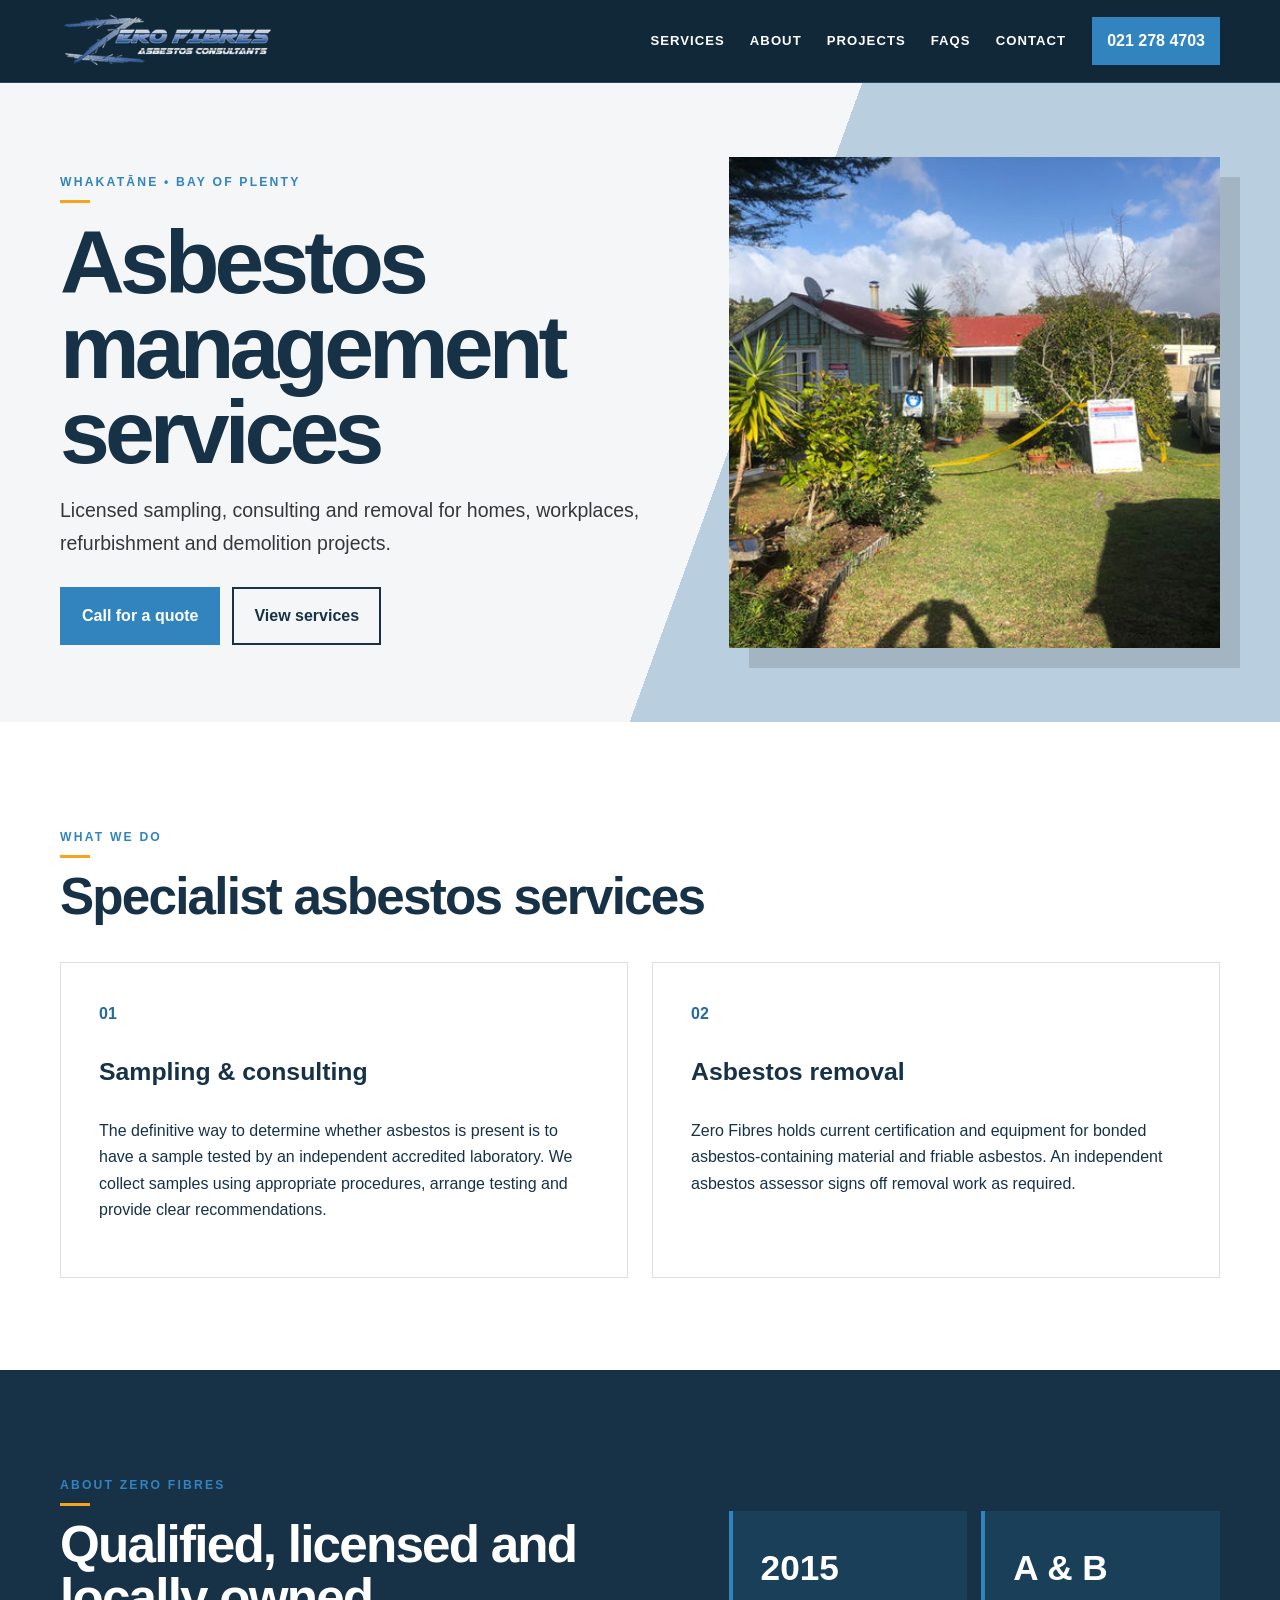
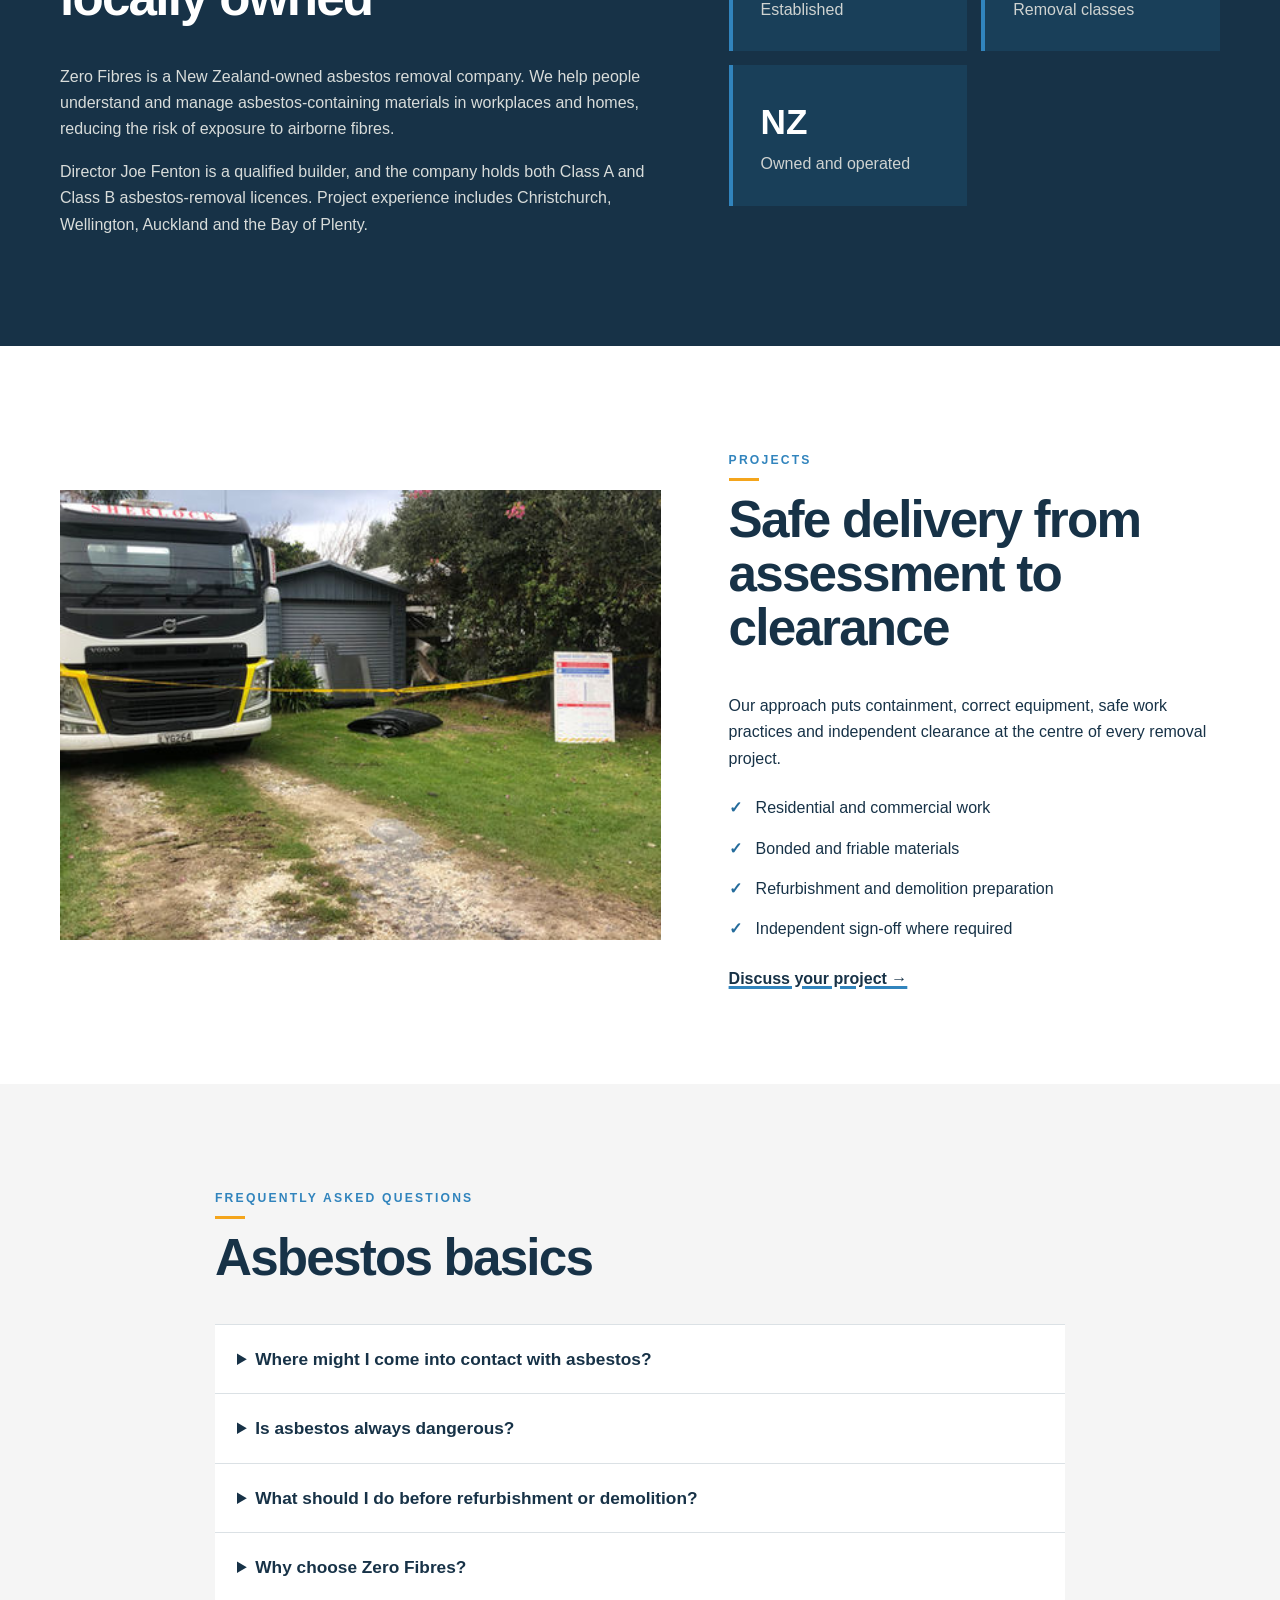
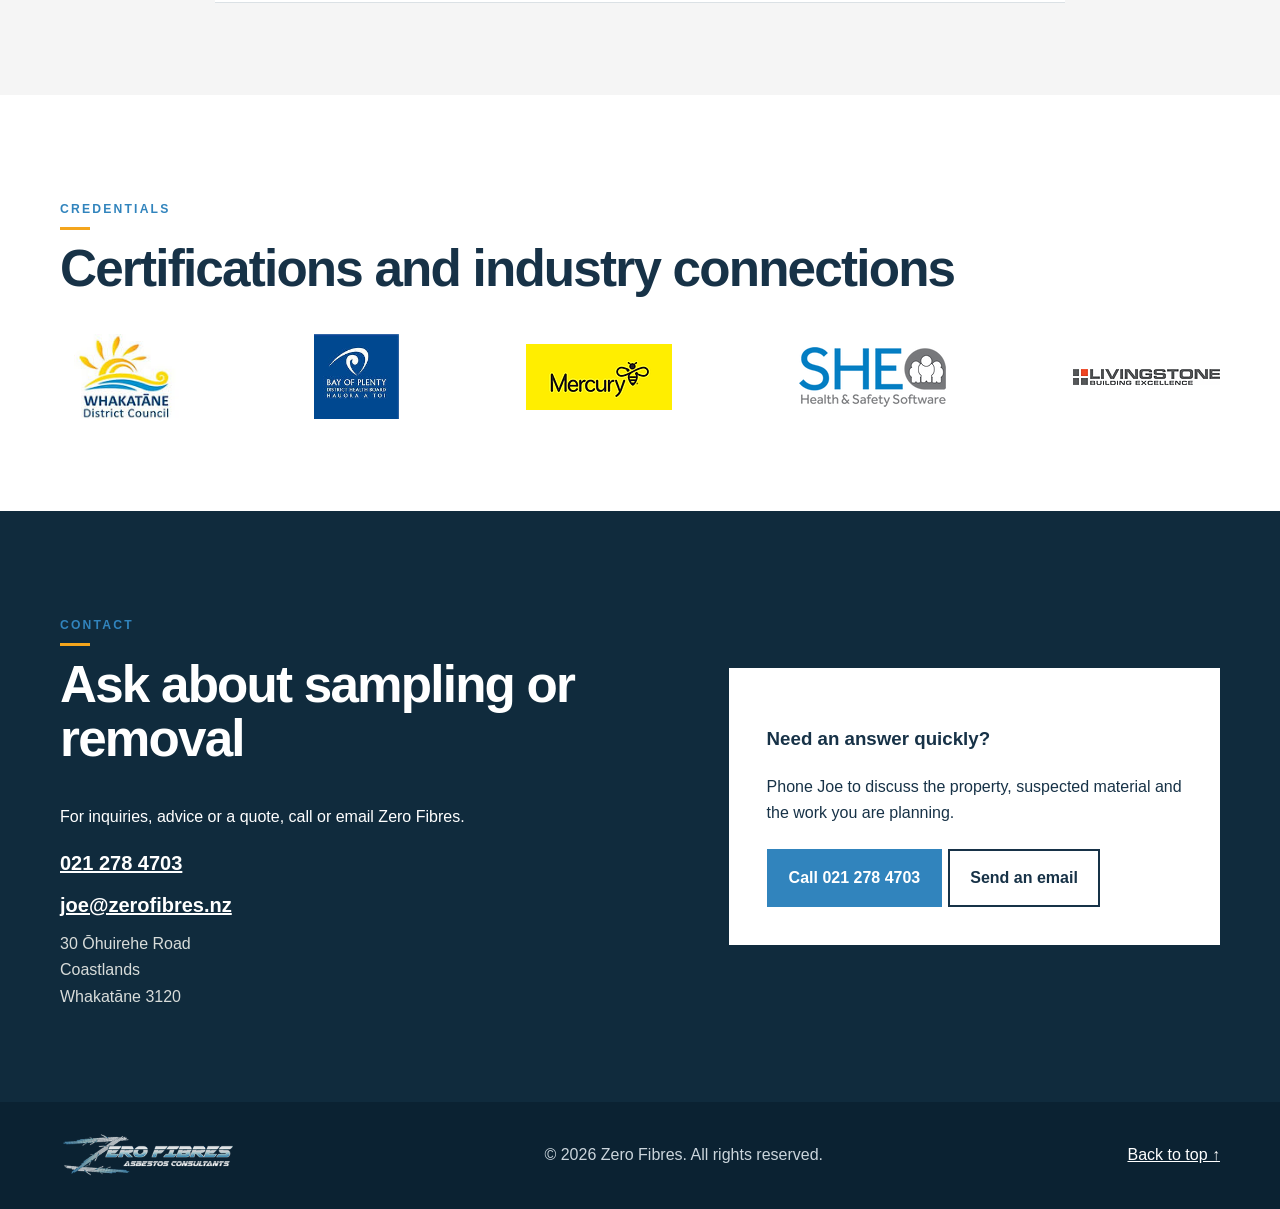
<file: index.html>
<!doctype html>
<html lang="en-NZ">
<head>
  <meta charset="utf-8">
  <meta name="viewport" content="width=device-width,initial-scale=1">
  <title>Asbestos Management Services | Zero Fibres | Whakatane</title>
  <meta name="description" content="Zero Fibres provides asbestos sampling, consulting and licensed removal services in Whakatane and across the Bay of Plenty.">
  <meta name="theme-color" content="#17191b">
  <link rel="icon" href="assets/images/logo.png">
  <link rel="stylesheet" href="assets/styles.css">
  <script defer src="assets/site.js"></script>
</head>
<body>
  <a class="skip" href="#main">Skip to content</a>
  <header class="site-header" id="top">
    <div class="container nav-wrap">
      <a class="brand" href="#top" aria-label="Zero Fibres home"><img src="assets/images/logo.png" alt="Zero Fibres"></a>
      <button class="nav-toggle" type="button" aria-expanded="false" aria-controls="nav">Menu</button>
      <nav id="nav" aria-label="Main navigation">
        <a href="#services">Services</a><a href="#about">About</a><a href="#projects">Projects</a><a href="#faqs">FAQs</a><a href="#contact">Contact</a>
      </nav>
      <a class="call" href="tel:+64212784703">021 278 4703</a>
    </div>
  </header>

  <main id="main">
    <section class="hero">
      <div class="container hero-grid">
        <div class="hero-copy">
          <p class="eyebrow">Whakatāne • Bay of Plenty</p>
          <h1>Asbestos management services</h1>
          <p class="lead">Licensed sampling, consulting and removal for homes, workplaces, refurbishment and demolition projects.</p>
          <div class="actions"><a class="button primary" href="tel:+64212784703">Call for a quote</a><a class="button secondary" href="#services">View services</a></div>
        </div>
        <img class="hero-image" src="assets/images/asbestos-work.jpg" alt="Asbestos removal work by Zero Fibres">
      </div>
    </section>

    <section class="section" id="services">
      <div class="container">
        <p class="eyebrow">What we do</p><h2>Specialist asbestos services</h2>
        <div class="cards">
          <article class="card"><span>01</span><h3>Sampling &amp; consulting</h3><p>The definitive way to determine whether asbestos is present is to have a sample tested by an independent accredited laboratory. We collect samples using appropriate procedures, arrange testing and provide clear recommendations.</p></article>
          <article class="card"><span>02</span><h3>Asbestos removal</h3><p>Zero Fibres holds current certification and equipment for bonded asbestos-containing material and friable asbestos. An independent asbestos assessor signs off removal work as required.</p></article>
        </div>
      </div>
    </section>

    <section class="section dark" id="about">
      <div class="container split">
        <div><p class="eyebrow">About Zero Fibres</p><h2>Qualified, licensed and locally owned</h2><p>Zero Fibres is a New Zealand-owned asbestos removal company. We help people understand and manage asbestos-containing materials in workplaces and homes, reducing the risk of exposure to airborne fibres.</p><p>Director Joe Fenton is a qualified builder, and the company holds both Class A and Class B asbestos-removal licences. Project experience includes Christchurch, Wellington, Auckland and the Bay of Plenty.</p></div>
        <aside class="facts" aria-label="Company facts"><div><strong>2015</strong><span>Established</span></div><div><strong>A &amp; B</strong><span>Removal classes</span></div><div><strong>NZ</strong><span>Owned and operated</span></div></aside>
      </div>
    </section>

    <section class="section" id="projects">
      <div class="container split project"><img src="assets/images/project.jpg" alt="Zero Fibres asbestos project"><div><p class="eyebrow">Projects</p><h2>Safe delivery from assessment to clearance</h2><p>Our approach puts containment, correct equipment, safe work practices and independent clearance at the centre of every removal project.</p><ul class="ticks"><li>Residential and commercial work</li><li>Bonded and friable materials</li><li>Refurbishment and demolition preparation</li><li>Independent sign-off where required</li></ul><a class="text-link" href="#contact">Discuss your project →</a></div></div>
    </section>

    <section class="section soft" id="faqs">
      <div class="container narrow"><p class="eyebrow">Frequently asked questions</p><h2>Asbestos basics</h2>
        <details><summary>Where might I come into contact with asbestos?</summary><p>Asbestos-containing materials were used in many building products from the 1940s through to the 1980s. They may be present in roofing, cladding, ceilings, wall linings, flooring, insulation and other construction materials. Testing is the only reliable way to confirm a suspect product.</p></details>
        <details><summary>Is asbestos always dangerous?</summary><p>Undamaged asbestos-containing material that is left undisturbed may not pose a major health hazard. Risk increases when material is damaged, cut, drilled, sanded or deteriorating, allowing fibres to become airborne.</p></details>
        <details><summary>What should I do before refurbishment or demolition?</summary><p>Asbestos should be identified before work begins. Where required, arrange a refurbishment or demolition survey and have removal completed by an appropriately licensed asbestos-removal contractor.</p></details>
        <details><summary>Why choose Zero Fibres?</summary><p>Free quotes and practical advice, proven experience across different asbestos-removal classes, current licensing, professional service and a strong focus on safety.</p></details>
      </div>
    </section>

    <section class="section" aria-labelledby="cert-title"><div class="container"><p class="eyebrow">Credentials</p><h2 id="cert-title">Certifications and industry connections</h2><div class="logos"><img src="assets/images/certification-1.jpg" alt="Certification mark"><img src="assets/images/certification-2.jpg" alt="Industry certification"><img src="assets/images/certification-3.png" alt="Industry accreditation"><img src="assets/images/certification-4.png" alt="Industry organisation"><img src="assets/images/certification-5.png" alt="Certification logo"></div></div></section>

    <section class="section contact" id="contact">
      <div class="container split"><div><p class="eyebrow">Contact</p><h2>Ask about sampling or removal</h2><p>For inquiries, advice or a quote, call or email Zero Fibres.</p><div class="contact-links"><a href="tel:+64212784703">021 278 4703</a><a href="mailto:joe@zerofibres.nz">joe@zerofibres.nz</a><address>30 Ōhuirehe Road<br>Coastlands<br>Whakatāne 3120</address></div></div><div class="cta-panel"><h3>Need an answer quickly?</h3><p>Phone Joe to discuss the property, suspected material and the work you are planning.</p><a class="button primary" href="tel:+64212784703">Call 021 278 4703</a><a class="button secondary light" href="mailto:joe@zerofibres.nz?subject=Zero%20Fibres%20enquiry">Send an email</a></div></div>
    </section>
  </main>
  <footer><div class="container footer-grid"><img src="assets/images/logo.png" alt="Zero Fibres"><p>© <span id="year">2026</span> Zero Fibres. All rights reserved.</p><button class="back-to-top" type="button" id="backToTop">Back to top ↑</button></div></footer>
</body>
</html>
</file>
<file: assets/styles.css>
:root{--ink:#173247;--muted:#687681;--paper:#fff;--soft:#f5f5f5;--accent:#3184bd;--accent2:#246b9b;--line:#dbe1e5;--brand-dark:#102b3d;--brand-blue:#3184bd;--brand-pale:#b9cede;--brand-orange:#f4a51c;--max:1160px}*{box-sizing:border-box}html{scroll-behavior:smooth}body{margin:0;color:var(--ink);background:var(--paper);font-family:Arial,Helvetica,sans-serif;line-height:1.65}img{max-width:100%;display:block}a{color:inherit}.container{width:min(calc(100% - 40px),var(--max));margin:auto}.narrow{max-width:850px}.skip{position:absolute;left:-9999px}.skip:focus{left:14px;top:14px;background:#fff;padding:10px;z-index:99}.site-header{position:sticky;top:0;z-index:20;background:rgba(12,36,53,.98);border-bottom:1px solid #274a61;backdrop-filter:blur(10px)}.nav-wrap{height:82px;display:flex;align-items:center;gap:26px}.brand img{width:220px;height:auto}.nav-wrap nav{margin-left:auto;display:flex;gap:25px}.nav-wrap nav a{color:#fff;text-decoration:none;font-size:.82rem;font-weight:700;letter-spacing:.08em;text-transform:uppercase}.nav-wrap nav a:hover{color:#71b4df}.call{background:#3184bd;color:#fff;text-decoration:none;font-weight:700;padding:11px 15px}.nav-toggle{display:none}.hero{background:linear-gradient(110deg,#f4f6f7 0 57%,var(--brand-pale) 57%);padding:74px 0}.hero-grid,.split{display:grid;grid-template-columns:1.1fr .9fr;gap:68px;align-items:center}.hero h1{font-size:clamp(3rem,7vw,6rem);line-height:.95;letter-spacing:-.055em;margin:.18em 0}.lead{font-size:1.22rem;color:#34383a;max-width:650px}.eyebrow{text-transform:uppercase;letter-spacing:.18em;font-size:.76rem;font-weight:800;color:var(--brand-blue)}.hero-image{width:100%;aspect-ratio:1/1;object-fit:cover;box-shadow:20px 20px 0 rgba(0,0,0,.12)}.actions{display:flex;gap:12px;flex-wrap:wrap;margin-top:28px}.button{display:inline-block;text-decoration:none;font-weight:800;padding:14px 20px;border:2px solid var(--ink)}.primary{background:var(--brand-blue);border-color:var(--brand-blue);color:#fff}.primary:hover{background:var(--accent2)}.secondary{background:transparent}.section{padding:92px 0}.section h2{font-size:clamp(2rem,4vw,3.6rem);line-height:1.05;letter-spacing:-.035em;margin:.2em 0 .75em}.cards{display:grid;grid-template-columns:1fr 1fr;gap:24px}.card{border:1px solid var(--line);padding:38px;background:#fff}.card span{font-weight:800;color:var(--accent2)}.card h3{font-size:1.55rem}.dark{background:var(--ink);color:#fff}.dark .eyebrow{color:var(--accent)}.dark p{color:#d8dcda}.facts{display:grid;grid-template-columns:1fr 1fr;gap:14px}.facts div{background:#193f59;padding:28px;border-left:4px solid var(--accent)}.facts strong{font-size:2.2rem;display:block}.facts span{color:#cfd3d1}.project img{width:100%;aspect-ratio:4/3;object-fit:cover}.ticks{list-style:none;padding:0}.ticks li{padding:7px 0 7px 27px;position:relative}.ticks li:before{content:'✓';position:absolute;left:0;color:var(--accent2);font-weight:900}.text-link{font-weight:800;text-decoration-color:var(--brand-blue);text-decoration-thickness:3px}.soft{background:var(--soft)}details{background:#fff;border-top:1px solid var(--line);padding:0 22px}details:last-child{border-bottom:1px solid var(--line)}summary{cursor:pointer;font-size:1.08rem;font-weight:800;padding:20px 0}details p{color:var(--muted);padding:0 0 20px;margin:0}.logos{display:flex;gap:28px;align-items:center;justify-content:space-between;flex-wrap:wrap}.logos img{max-width:150px;max-height:85px;object-fit:contain}.contact{background:var(--brand-dark);color:#fff}.contact .eyebrow{color:var(--accent)}.contact-links{display:grid;gap:9px}.contact-links a{font-size:1.25rem;font-weight:800}.contact address{font-style:normal;color:#d8dcda}.cta-panel{background:#fff;color:var(--ink);padding:38px}.cta-panel .button{margin:6px 6px 0 0}.light{color:var(--ink)}footer{background:#0b2232;color:#cbd5dc;padding:30px 0}.footer-grid{display:flex;align-items:center;justify-content:space-between;gap:25px}.footer-grid img{width:180px;filter:brightness(1.5)}.footer-grid a{color:#fff}.footer-grid p{margin:0}@media(max-width:850px){.nav-wrap{height:72px;flex-wrap:wrap}.brand img{width:180px}.call{display:none}.nav-toggle{display:block;margin-left:auto;background:#fff;border:1px solid #bbb;padding:9px 12px;font-weight:700}.nav-wrap nav{display:none;position:absolute;top:72px;left:0;right:0;background:#fff;padding:20px;flex-direction:column;box-shadow:0 8px 20px #0002}.nav-wrap nav.open{display:flex}.hero{background:linear-gradient(#f4f6f7 0 75%,var(--brand-pale) 75%)}.hero-grid,.split{grid-template-columns:1fr;gap:38px}.hero{padding:50px 0}.section{padding:68px 0}.cards{grid-template-columns:1fr}.facts{grid-template-columns:1fr 1fr}.footer-grid{flex-direction:column;align-items:flex-start}}@media(max-width:480px){.container{width:min(calc(100% - 28px),var(--max))}.facts{grid-template-columns:1fr}.hero h1{font-size:3.15rem}.logos{justify-content:center}}

.eyebrow:after{content:"";display:block;width:30px;height:3px;background:var(--brand-orange);margin-top:8px}.dark .eyebrow:after,.contact .eyebrow:after{background:var(--brand-orange)}

.site-header .brand img{filter:none}.site-header .nav-toggle{color:#fff;background:#173247;border-color:#496779}@media(max-width:850px){.nav-wrap nav{background:#102b3d;border-top:1px solid #274a61}.nav-wrap nav a{color:#fff}}

.back-to-top{appearance:none;border:0;background:transparent;color:#fff;text-decoration:underline;font:inherit;cursor:pointer;padding:8px 0}.back-to-top:hover{color:#71b4df}.back-to-top:focus-visible{outline:2px solid #71b4df;outline-offset:4px}
</file>
